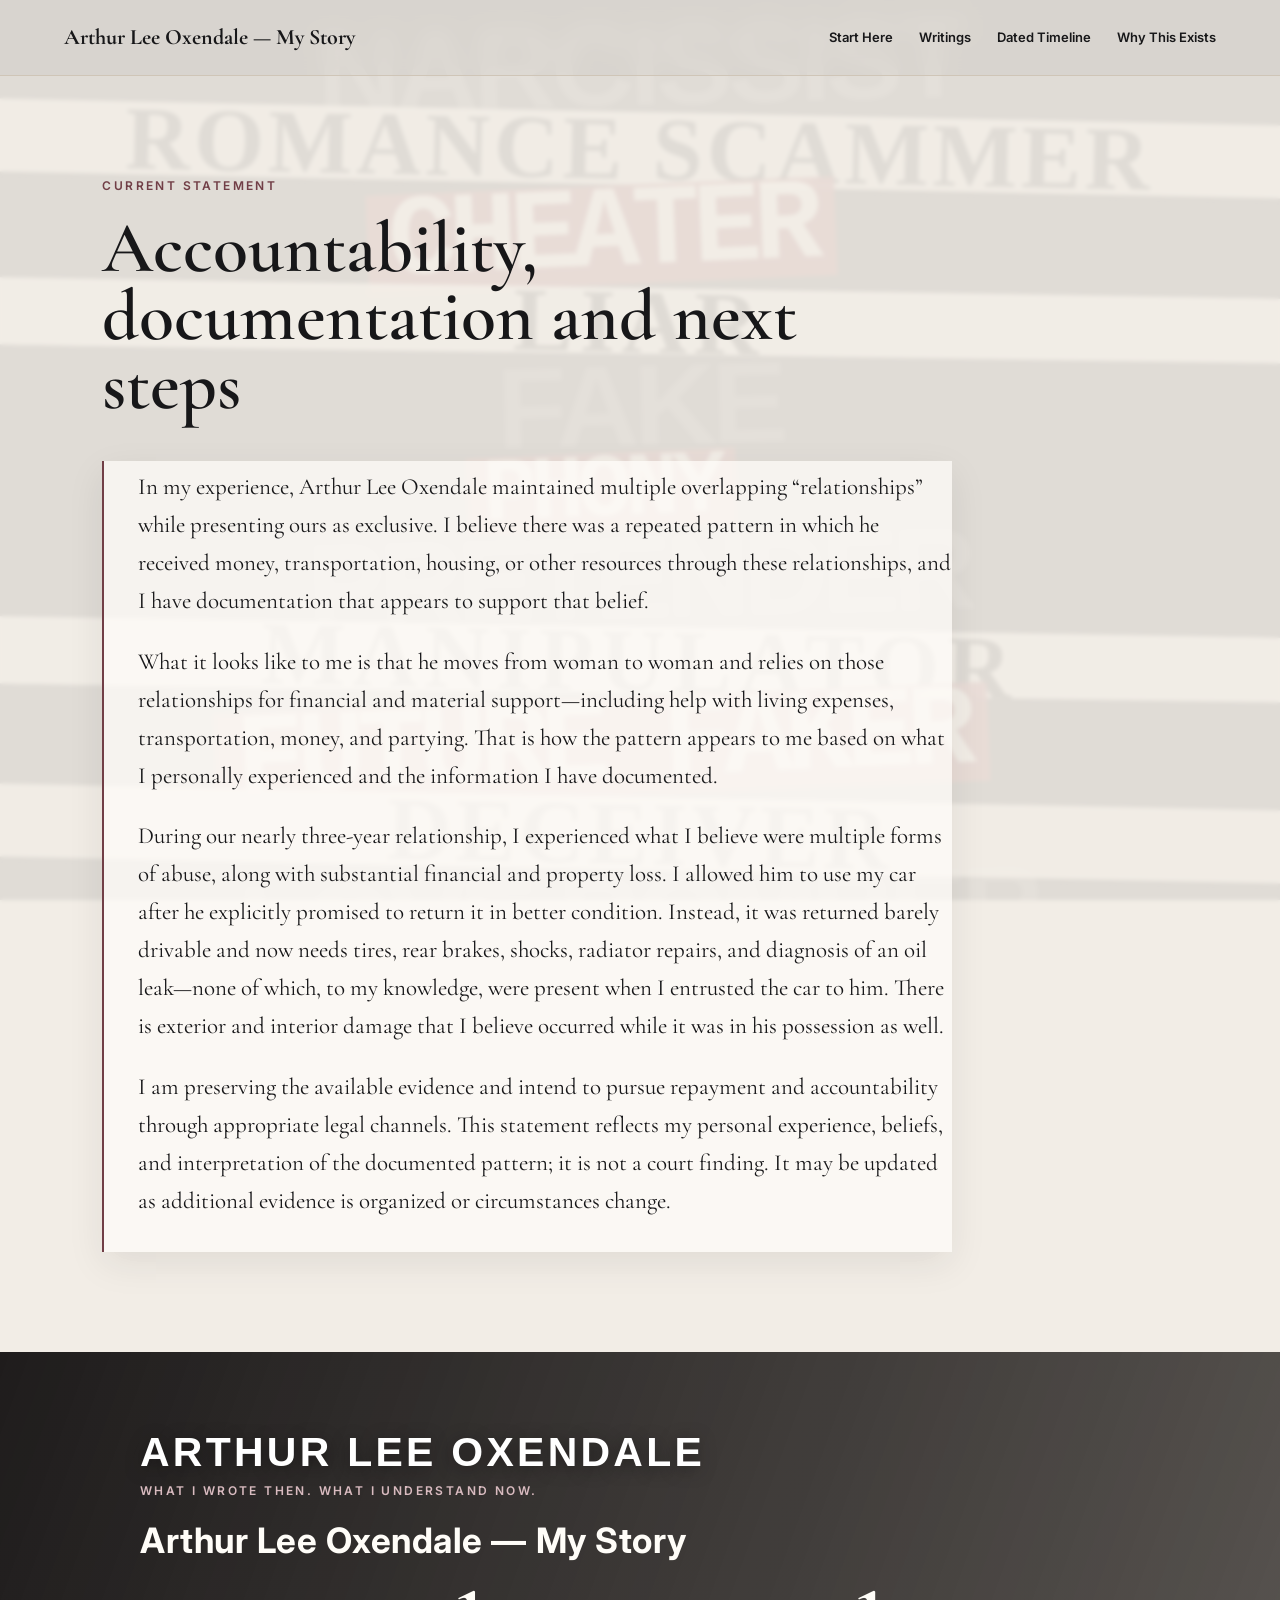
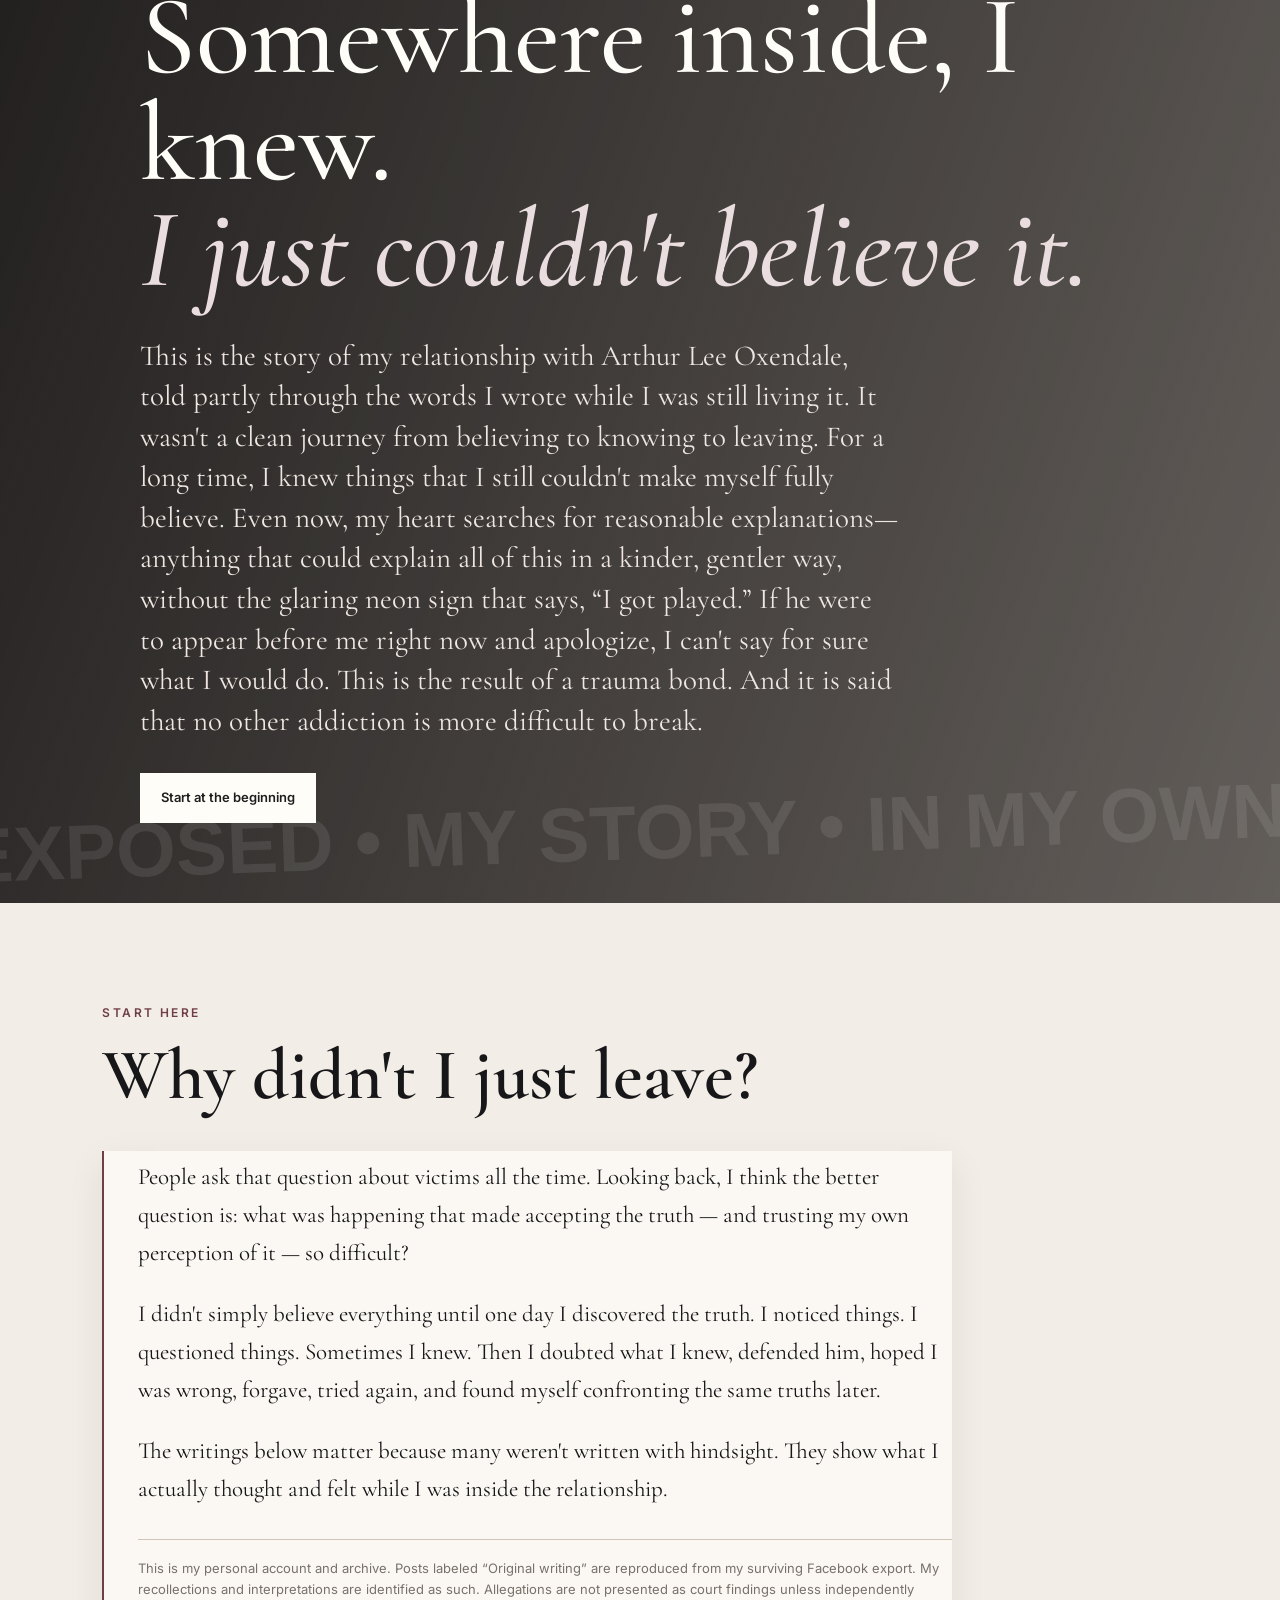
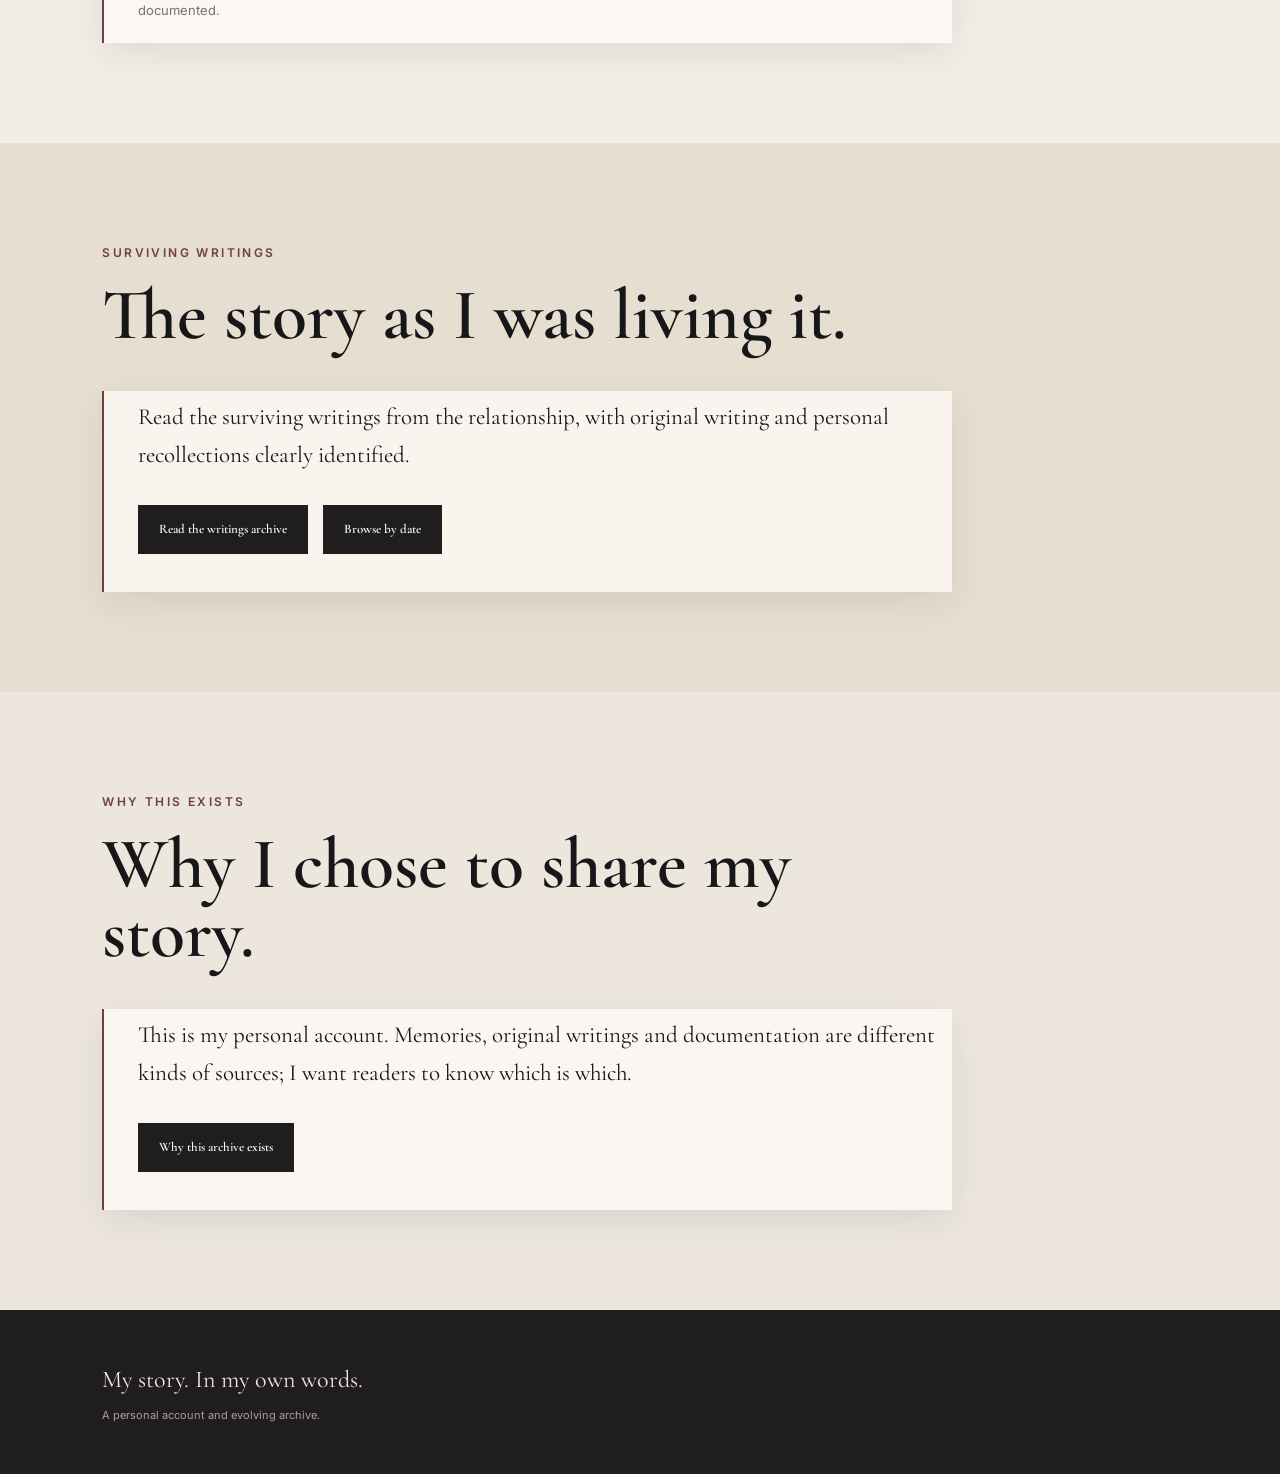
<file: index.html>
<!doctype html><html lang="en"><head><meta charset="utf-8"><meta name="viewport" content="width=device-width,initial-scale=1"><meta name="description" content="A first-person relationship story involving Arthur Lee Oxendale, with links to dated writings and clearly labeled personal recollections."><meta name="robots" content="index,follow,max-image-preview:large"><link rel="canonical" href="https://arthurleeoxendale.xyz/"><meta property="og:type" content="website"><meta property="og:title" content="Arthur Lee Oxendale — My Story, in My Own Words"><meta property="og:description" content="A first-person relationship story involving Arthur Lee Oxendale, with links to dated writings and clearly labeled personal recollections."><meta property="og:url" content="https://arthurleeoxendale.xyz/"><meta name="twitter:card" content="summary"><title>Arthur Lee Oxendale — My Story, in My Own Words</title><script type="application/ld+json">{"@context":"https://schema.org","@type":"WebPage","name":"Arthur Lee Oxendale — My Story, in My Own Words","url":"https://arthurleeoxendale.xyz/","description":"A first-person relationship story involving Arthur Lee Oxendale, with links to dated writings and clearly labeled personal recollections.","inLanguage":"en-US","dateModified":"2026-11-08","author":{"@type":"Person","name":"Jana Parsons"},"isPartOf":{"@type":"WebSite","name":"Arthur Lee Oxendale — My Story","url":"https://arthurleeoxendale.xyz/"},"about":{"@type":"Person","name":"Arthur Lee Oxendale"}}</script><link rel="preconnect" href="https://fonts.googleapis.com"><link rel="preconnect" href="https://fonts.gstatic.com" crossorigin><link href="https://fonts.googleapis.com/css2?family=Cormorant+Garamond:wght@500;600;700&family=Inter:wght@400;500;600&display=swap" rel="stylesheet"><link rel="stylesheet" href="styles.css"><script defer src="https://traffic-source-production-caaa.up.railway.app/t.js" data-site="1"></script></head><body><a class="skip-link" href="#content">Skip to main content</a><div class="word-wall" aria-hidden="true"><span>NARCISSIST</span><span>ROMANCE SCAMMER</span><span>CHEATER</span><span>LIAR</span><span>FAKE</span><span>PHONY</span><span>PRETENDER</span><span>MANIPULATOR</span><span>FUTURE FAKER</span><span>DECEIVER</span><span>LOVE BOMBER</span><span>CON ARTIST</span></div><header class="site-header"><a class="brand" href="index.html">Arthur Lee Oxendale — My Story</a><nav aria-label="Primary navigation"><a href="index.html#story">Start Here</a><a href="writings.html">Writings</a><a href="timeline.html">Dated Timeline</a><a href="about.html">Why This Exists</a></nav></header><main id="content"><section id="current-statement" class="section"><div class="section-heading"><p class="eyebrow">Current Statement</p><h2>Accountability, documentation and next steps</h2></div><div class="prose-card"><p>In my experience, Arthur Lee Oxendale maintained multiple overlapping “relationships” while presenting ours as exclusive. I believe there was a repeated pattern in which he received money, transportation, housing, or other resources through these relationships, and I have documentation that appears to support that belief.</p><p>What it looks like to me is that he moves from woman to woman and relies on those relationships for financial and material support—including help with living expenses, transportation, money, and partying. That is how the pattern appears to me based on what I personally experienced and the information I have documented.</p><p>During our nearly three-year relationship, I experienced what I believe were multiple forms of abuse, along with substantial financial and property loss. I allowed him to use my car after he explicitly promised to return it in better condition. Instead, it was returned barely drivable and now needs tires, rear brakes, shocks, radiator repairs, and diagnosis of an oil leak—none of which, to my knowledge, were present when I entrusted the car to him. There is exterior and interior damage that I believe occurred while it was in his possession as well.</p><p>I am preserving the available evidence and intend to pursue repayment and accountability through appropriate legal channels. This statement reflects my personal experience, beliefs, and interpretation of the documented pattern; it is not a court finding. It may be updated as additional evidence is organized or circumstances change.</p></div></section><section class="hero"><div class="hero-inner"><p class="subject-name">Arthur Lee Oxendale</p><p class="eyebrow">What I wrote then. What I understand now.</p><h1><span class="hero-h1-prefix">Arthur Lee Oxendale — My Story</span>Somewhere inside, I knew.<br><span>I just couldn't believe it.</span></h1><p class="hero-copy">This is the story of my relationship with Arthur Lee Oxendale, told partly through the words I wrote while I was still living it. It wasn't a clean journey from believing to knowing to leaving. For a long time, I knew things that I still couldn't make myself fully believe. Even now, my heart searches for reasonable explanations—anything that could explain all of this in a kinder, gentler way, without the glaring neon sign that says, “I got played.” If he were to appear before me right now and apologize, I can't say for sure what I would do. This is the result of a trauma bond. And it is said that no other addiction is more difficult to break.</p><div class="hero-actions"><a class="button primary" href="writings.html#first-writing">Start at the beginning</a></div></div></section><section id="story" class="section"><div class="section-heading"><p class="eyebrow">Start Here</p><h2>Why didn't I just leave?</h2></div><div class="prose-card"><p>People ask that question about victims all the time. Looking back, I think the better question is: what was happening that made accepting the truth — and trusting my own perception of it — so difficult?</p><p>I didn't simply believe everything until one day I discovered the truth. I noticed things. I questioned things. Sometimes I knew. Then I doubted what I knew, defended him, hoped I was wrong, forgave, tried again, and found myself confronting the same truths later.</p><p>The writings below matter because many weren't written with hindsight. They show what I actually thought and felt while I was inside the relationship.</p><p class="note">This is my personal account and archive. Posts labeled “Original writing” are reproduced from my surviving Facebook export. My recollections and interpretations are identified as such. Allegations are not presented as court findings unless independently documented.</p></div></section><section id="archive" class="section alt-section"><div class="section-heading"><p class="eyebrow">Surviving Writings</p><h2>The story as I was living it.</h2></div><div class="prose-card"><p>Read the surviving writings from the relationship, with original writing and personal recollections clearly identified.</p><p><a class="button section-button" href="writings.html">Read the writings archive</a> <a class="button section-button" href="timeline.html">Browse by date</a></p></div></section><section id="why" class="section about-section"><div class="section-heading"><p class="eyebrow">Why This Exists</p><h2>Why I chose to share my story.</h2></div><div class="prose-card"><p>This is my personal account. Memories, original writings and documentation are different kinds of sources; I want readers to know which is which.</p><p><a class="button section-button" href="about.html">Why this archive exists</a></p></div></section></main><footer><p>My story. In my own words.</p><p class="footer-small">A personal account and evolving archive.</p></footer></body></html>
</file>
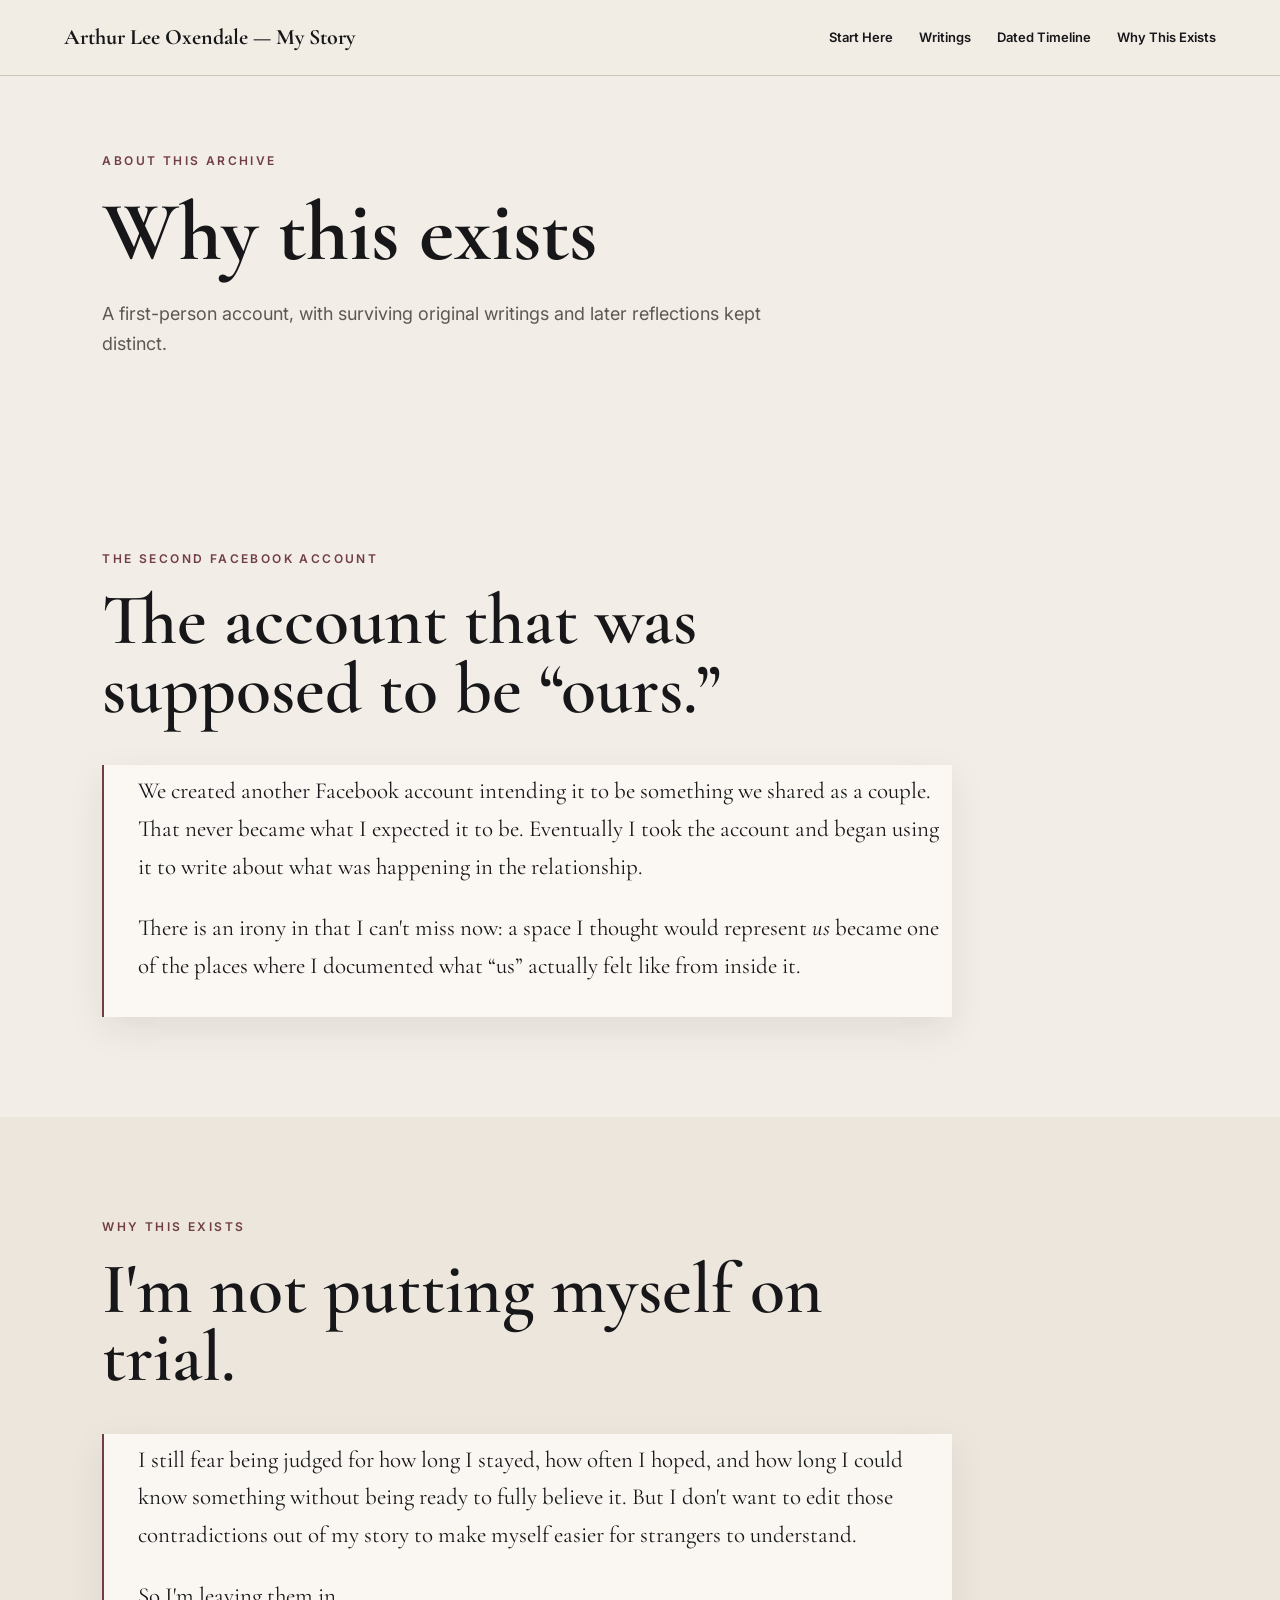
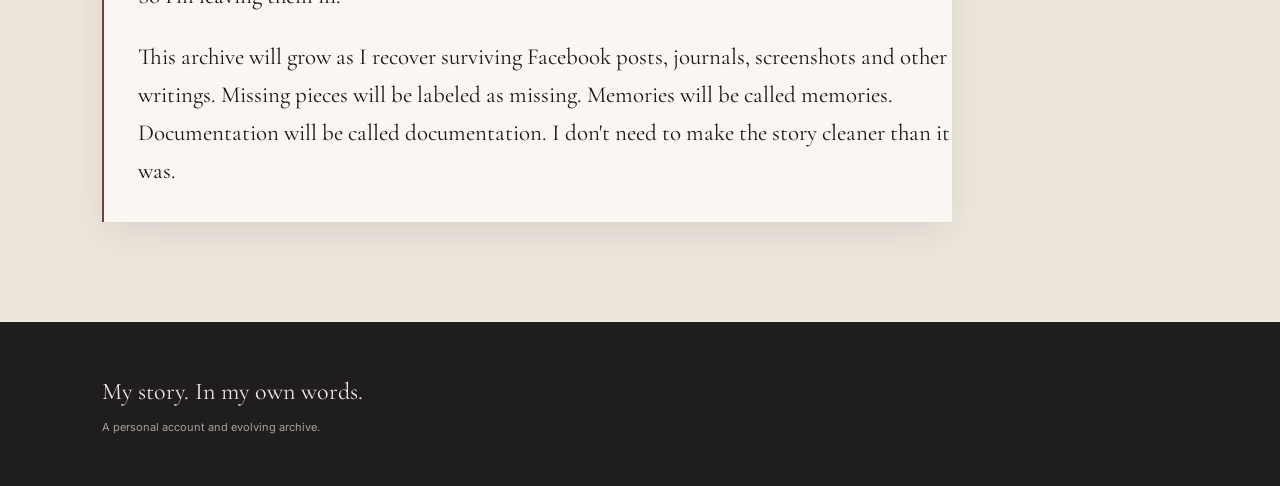
<file: about.html>
<!doctype html><html lang="en"><head><meta charset="utf-8"><meta name="viewport" content="width=device-width,initial-scale=1"><meta name="description" content="Why I am preserving my relationship story and surviving writings, and how this first-person archive distinguishes memories, documents and allegations."><meta name="robots" content="index,follow,max-image-preview:large"><link rel="canonical" href="https://arthurleeoxendale.xyz/about.html"><meta property="og:type" content="website"><meta property="og:title" content="Why This Archive Exists | Arthur Lee Oxendale — My Story"><meta property="og:description" content="Why I am preserving my relationship story and surviving writings, and how this first-person archive distinguishes memories, documents and allegations."><meta property="og:url" content="https://arthurleeoxendale.xyz/about.html"><meta name="twitter:card" content="summary"><title>Why This Archive Exists | Arthur Lee Oxendale — My Story</title><script type="application/ld+json">{"@context":"https://schema.org","@type":"AboutPage","name":"Why This Archive Exists | Arthur Lee Oxendale — My Story","url":"https://arthurleeoxendale.xyz/about.html","description":"Why I am preserving my relationship story and surviving writings, and how this first-person archive distinguishes memories, documents and allegations.","inLanguage":"en-US","dateModified":"2026-11-08","author":{"@type":"Person","name":"Jana Parsons"},"isPartOf":{"@type":"WebSite","name":"Arthur Lee Oxendale — My Story","url":"https://arthurleeoxendale.xyz/"},"about":{"@type":"Person","name":"Arthur Lee Oxendale"}}</script><link rel="preconnect" href="https://fonts.googleapis.com"><link rel="preconnect" href="https://fonts.gstatic.com" crossorigin><link href="https://fonts.googleapis.com/css2?family=Cormorant+Garamond:wght@500;600;700&family=Inter:wght@400;500;600&display=swap" rel="stylesheet"><link rel="stylesheet" href="styles.css"><script defer src="https://traffic-source-production-caaa.up.railway.app/t.js" data-site="1"></script></head><body><a class="skip-link" href="#content">Skip to main content</a><header class="site-header"><a class="brand" href="index.html">Arthur Lee Oxendale — My Story</a><nav aria-label="Primary navigation"><a href="index.html#story">Start Here</a><a href="writings.html">Writings</a><a href="timeline.html">Dated Timeline</a><a href="about.html">Why This Exists</a></nav></header><main id="content"><section class="section page-opening"><div class="section-heading"><p class="eyebrow">About This Archive</p><h1>Why this exists</h1><p>A first-person account, with surviving original writings and later reflections kept distinct.</p></div></section><section class="section"><div class="section-heading"><p class="eyebrow">The Second Facebook Account</p><h2>The account that was supposed to be “ours.”</h2></div><div class="prose-card"><p>We created another Facebook account intending it to be something we shared as a couple. That never became what I expected it to be. Eventually I took the account and began using it to write about what was happening in the relationship.</p><p>There is an irony in that I can't miss now: a space I thought would represent <em>us</em> became one of the places where I documented what “us” actually felt like from inside it.</p></div></section><section id="why" class="section about-section"><div class="section-heading"><p class="eyebrow">Why This Exists</p><h2>I'm not putting myself on trial.</h2></div><div class="prose-card"><p>I still fear being judged for how long I stayed, how often I hoped, and how long I could know something without being ready to fully believe it. But I don't want to edit those contradictions out of my story to make myself easier for strangers to understand.</p><p>So I'm leaving them in.</p><p>This archive will grow as I recover surviving Facebook posts, journals, screenshots and other writings. Missing pieces will be labeled as missing. Memories will be called memories. Documentation will be called documentation. I don't need to make the story cleaner than it was.</p></div></section></main><footer><p>My story. In my own words.</p><p class="footer-small">A personal account and evolving archive.</p></footer></body></html>
</file>
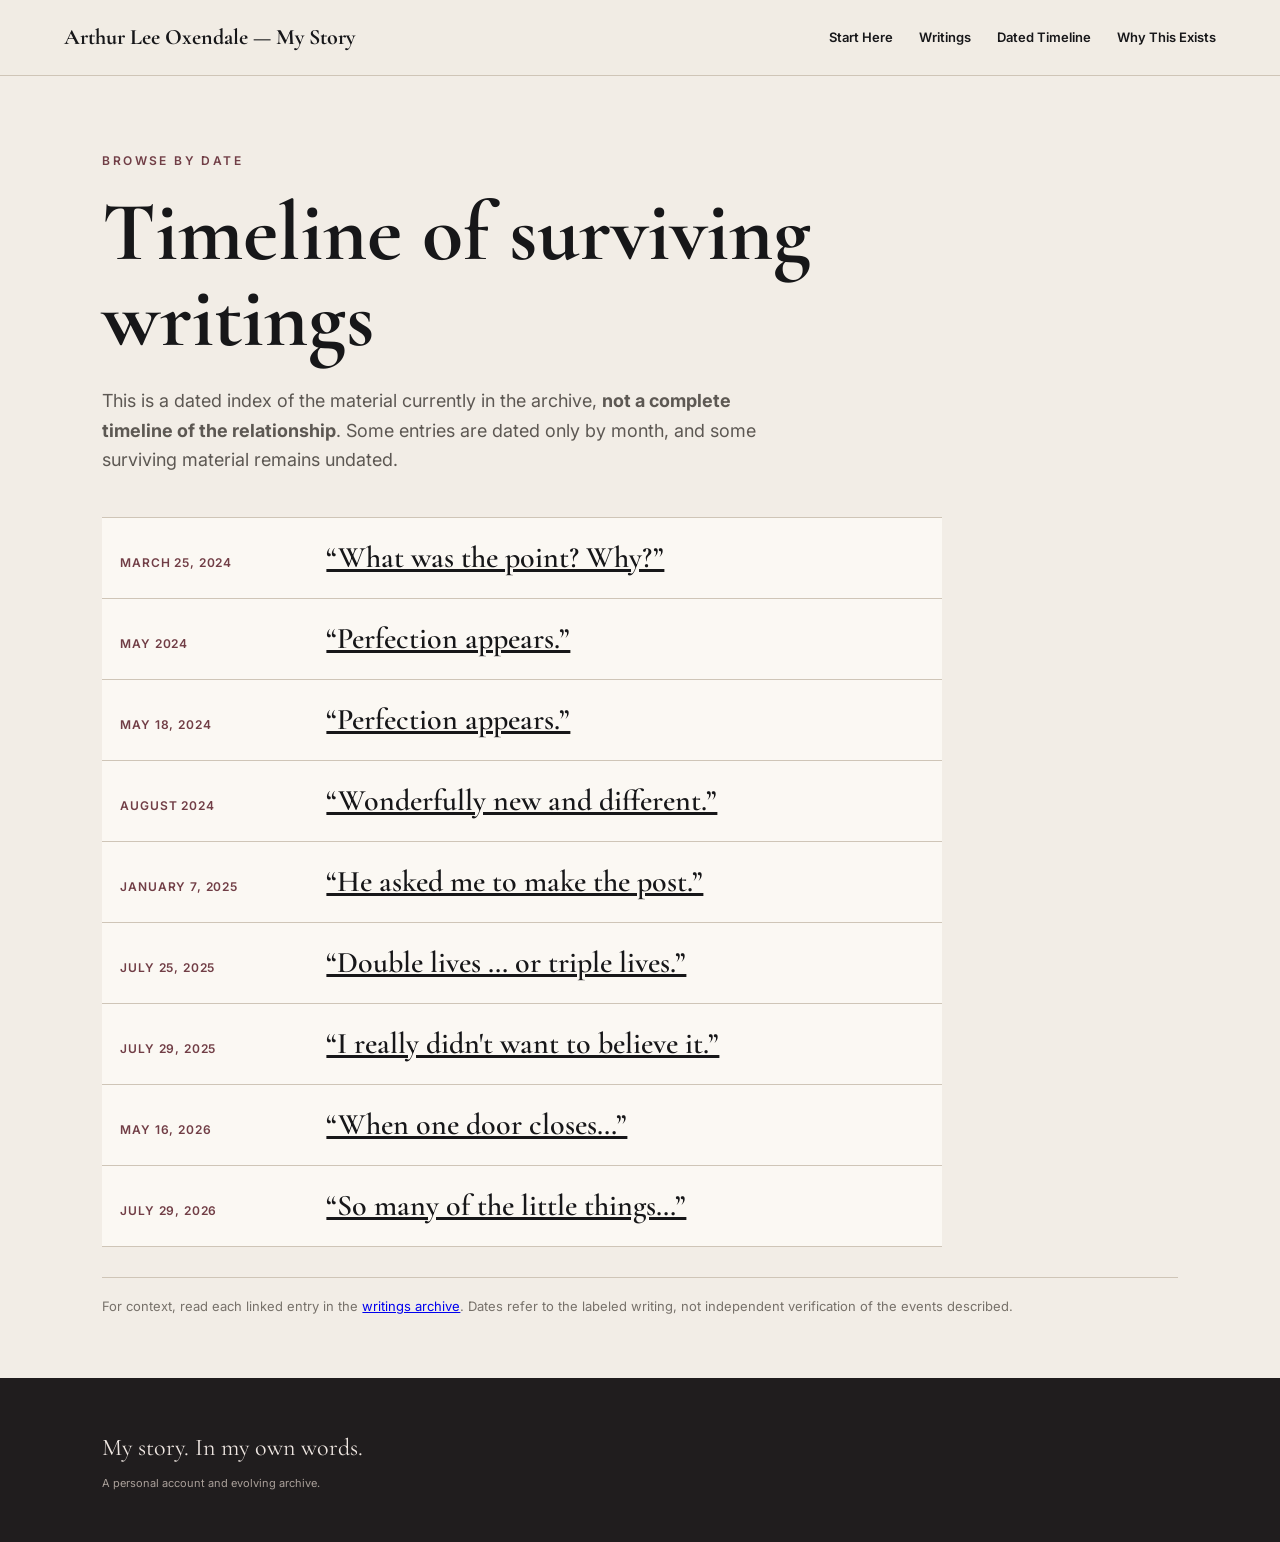
<file: timeline.html>
<!doctype html><html lang="en"><head><meta charset="utf-8"><meta name="viewport" content="width=device-width,initial-scale=1"><meta name="description" content="A chronological index of dated surviving writings relating to my relationship with Arthur Lee Oxendale, with links to the original archive."><meta name="robots" content="index,follow,max-image-preview:large"><link rel="canonical" href="https://arthurleeoxendale.xyz/timeline.html"><meta property="og:type" content="website"><meta property="og:title" content="Dated Writings Timeline | Arthur Lee Oxendale — My Story"><meta property="og:description" content="A chronological index of dated surviving writings relating to my relationship with Arthur Lee Oxendale, with links to the original archive."><meta property="og:url" content="https://arthurleeoxendale.xyz/timeline.html"><meta name="twitter:card" content="summary"><title>Dated Writings Timeline | Arthur Lee Oxendale — My Story</title><script type="application/ld+json">{"@context":"https://schema.org","@type":"CollectionPage","name":"Dated Writings Timeline | Arthur Lee Oxendale — My Story","url":"https://arthurleeoxendale.xyz/timeline.html","description":"A chronological index of dated surviving writings relating to my relationship with Arthur Lee Oxendale, with links to the original archive.","inLanguage":"en-US","dateModified":"2026-11-08","author":{"@type":"Person","name":"Jana Parsons"},"isPartOf":{"@type":"WebSite","name":"Arthur Lee Oxendale — My Story","url":"https://arthurleeoxendale.xyz/"},"about":{"@type":"Person","name":"Arthur Lee Oxendale"}}</script><link rel="preconnect" href="https://fonts.googleapis.com"><link rel="preconnect" href="https://fonts.gstatic.com" crossorigin><link href="https://fonts.googleapis.com/css2?family=Cormorant+Garamond:wght@500;600;700&family=Inter:wght@400;500;600&display=swap" rel="stylesheet"><link rel="stylesheet" href="styles.css"><script defer src="https://traffic-source-production-caaa.up.railway.app/t.js" data-site="1"></script></head><body><a class="skip-link" href="#content">Skip to main content</a><header class="site-header"><a class="brand" href="index.html">Arthur Lee Oxendale — My Story</a><nav aria-label="Primary navigation"><a href="index.html#story">Start Here</a><a href="writings.html">Writings</a><a href="timeline.html">Dated Timeline</a><a href="about.html">Why This Exists</a></nav></header><main id="content"><section class="section page-opening"><div class="section-heading"><p class="eyebrow">Browse by Date</p><h1>Timeline of surviving writings</h1><p>This is a dated index of the material currently in the archive, <strong>not a complete timeline of the relationship</strong>. Some entries are dated only by month, and some surviving material remains undated.</p></div><ol class="timeline-list"><li><time datetime="2024-03-25">MARCH 25, 2024</time><a href="writings.html#writing-march-25-2024">“What was the point? Why?”</a></li><li><time datetime="2024-05">MAY 2024</time><a href="writings.html#first-writing">“Perfection appears.”</a></li><li><time datetime="2024-05-18">MAY 18, 2024</time><a href="writings.html#writing-may-18-2024">“Perfection appears.”</a></li><li><time datetime="2024-08">AUGUST 2024</time><a href="writings.html#writing-august-2024">“Wonderfully new and different.”</a></li><li><time datetime="2025-01-07">JANUARY 7, 2025</time><a href="writings.html#writing-january-7-2025">“He asked me to make the post.”</a></li><li><time datetime="2025-07-25">JULY 25, 2025</time><a href="writings.html#writing-july-25-2025">“Double lives … or triple lives.”</a></li><li><time datetime="2025-07-29">JULY 29, 2025</time><a href="writings.html#writing-july-29-2025">“I really didn't want to believe it.”</a></li><li><time datetime="2026-05-16">MAY 16, 2026</time><a href="writings.html#writing-may-16-2026">“When one door closes…”</a></li><li><time datetime="2026-07-29">JULY 29, 2026</time><a href="writings.html#writing-july-29-2026">“So many of the little things…”</a></li></ol><p class="note">For context, read each linked entry in the <a href="writings.html">writings archive</a>. Dates refer to the labeled writing, not independent verification of the events described.</p></section></main><footer><p>My story. In my own words.</p><p class="footer-small">A personal account and evolving archive.</p></footer></body></html>
</file>
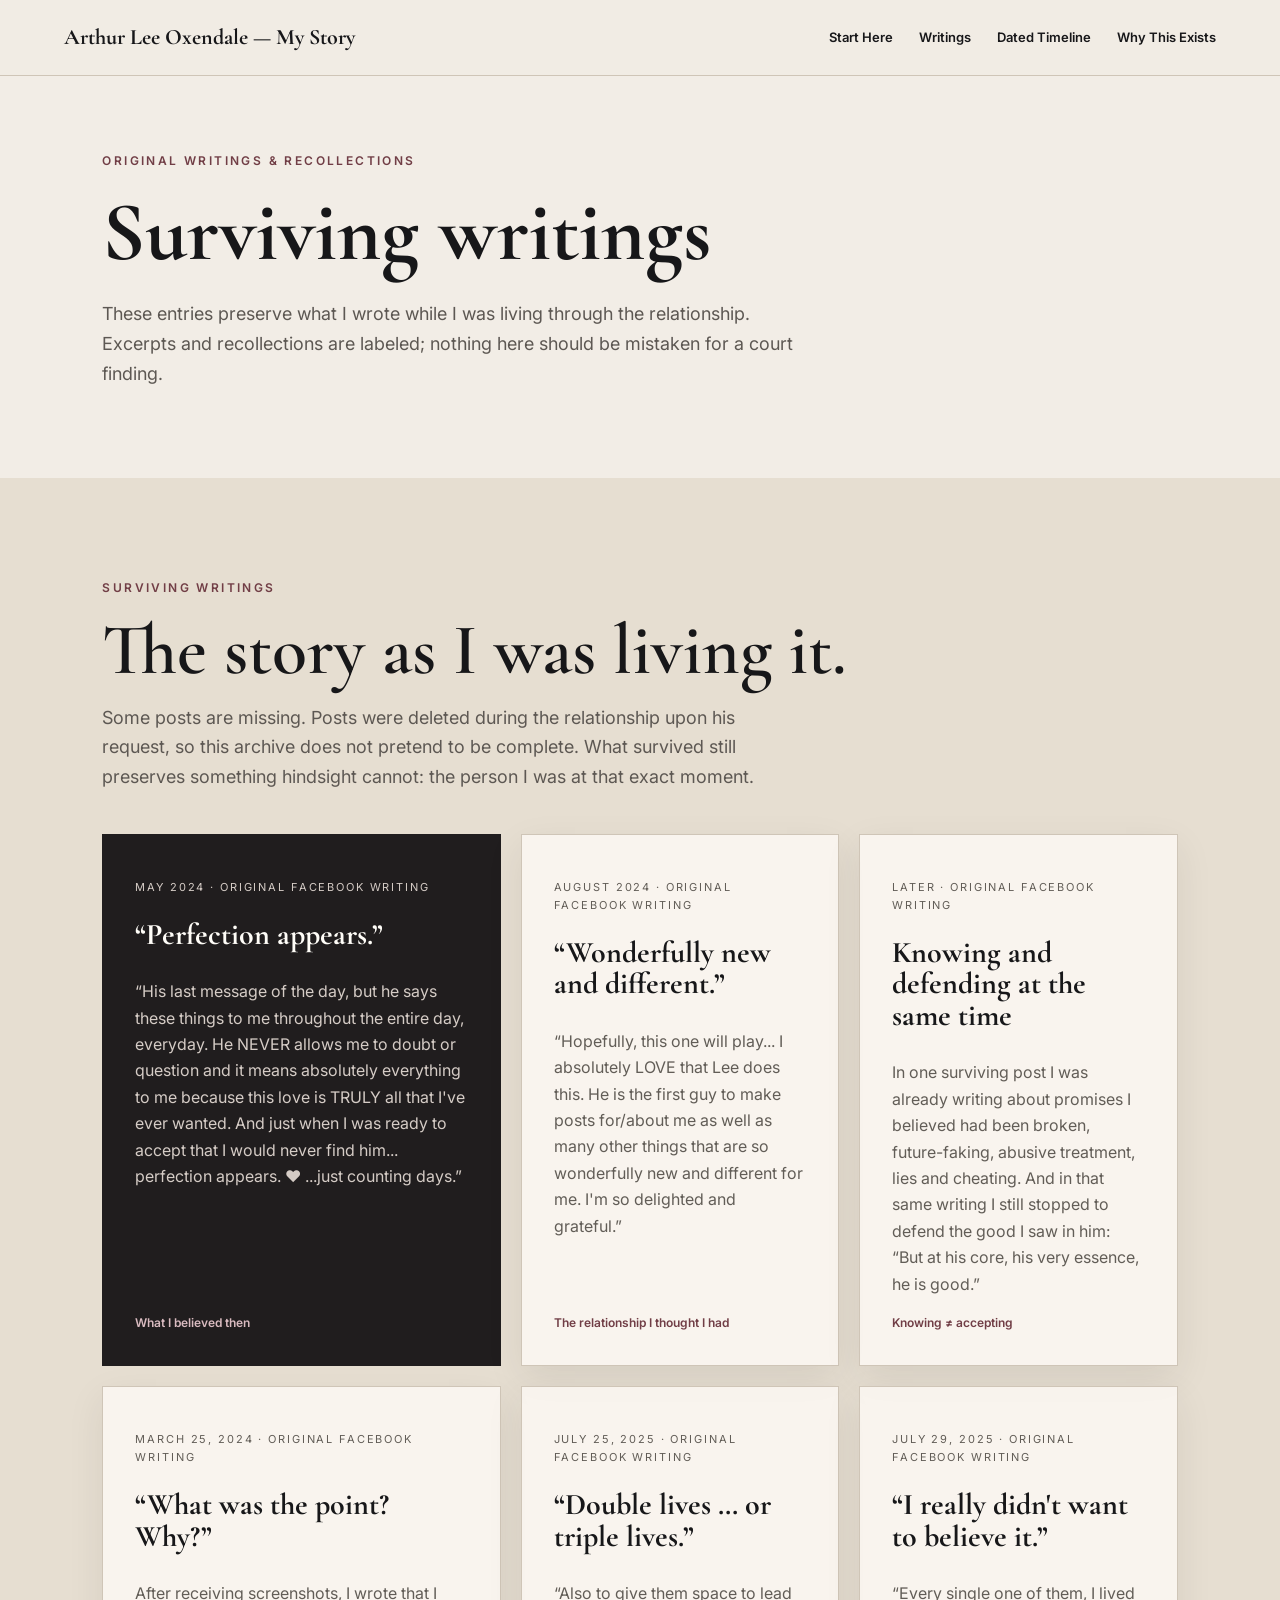
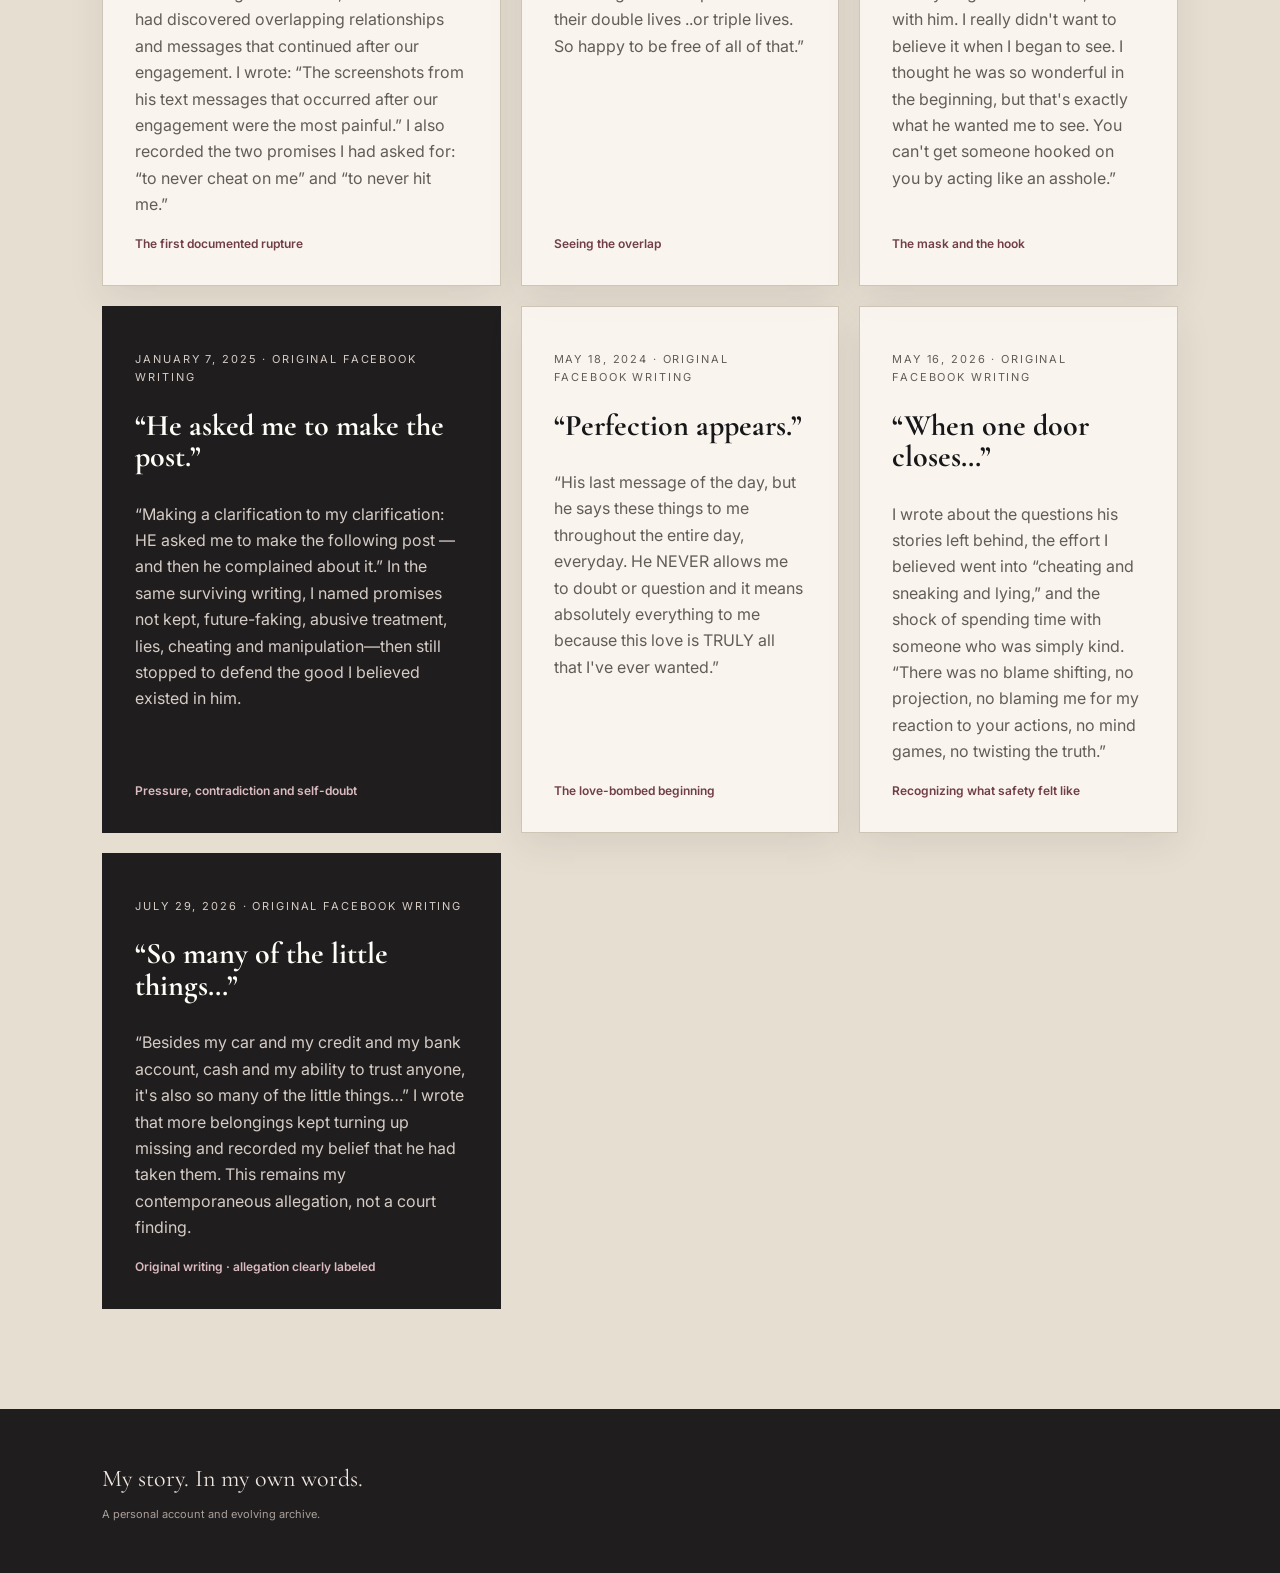
<file: writings.html>
<!doctype html><html lang="en"><head><meta charset="utf-8"><meta name="viewport" content="width=device-width,initial-scale=1"><meta name="description" content="An archive of surviving Facebook writings about my relationship with Arthur Lee Oxendale, labeled by date and distinguished from later recollections."><meta name="robots" content="index,follow,max-image-preview:large"><link rel="canonical" href="https://arthurleeoxendale.xyz/writings.html"><meta property="og:type" content="website"><meta property="og:title" content="Surviving Writings | Arthur Lee Oxendale — My Story"><meta property="og:description" content="An archive of surviving Facebook writings about my relationship with Arthur Lee Oxendale, labeled by date and distinguished from later recollections."><meta property="og:url" content="https://arthurleeoxendale.xyz/writings.html"><meta name="twitter:card" content="summary"><title>Surviving Writings | Arthur Lee Oxendale — My Story</title><script type="application/ld+json">{"@context":"https://schema.org","@type":"CollectionPage","name":"Surviving Writings | Arthur Lee Oxendale — My Story","url":"https://arthurleeoxendale.xyz/writings.html","description":"An archive of surviving Facebook writings about my relationship with Arthur Lee Oxendale, labeled by date and distinguished from later recollections.","inLanguage":"en-US","dateModified":"2026-11-08","author":{"@type":"Person","name":"Jana Parsons"},"isPartOf":{"@type":"WebSite","name":"Arthur Lee Oxendale — My Story","url":"https://arthurleeoxendale.xyz/"},"about":{"@type":"Person","name":"Arthur Lee Oxendale"}}</script><link rel="preconnect" href="https://fonts.googleapis.com"><link rel="preconnect" href="https://fonts.gstatic.com" crossorigin><link href="https://fonts.googleapis.com/css2?family=Cormorant+Garamond:wght@500;600;700&family=Inter:wght@400;500;600&display=swap" rel="stylesheet"><link rel="stylesheet" href="styles.css"><script defer src="https://traffic-source-production-caaa.up.railway.app/t.js" data-site="1"></script></head><body><a class="skip-link" href="#content">Skip to main content</a><header class="site-header"><a class="brand" href="index.html">Arthur Lee Oxendale — My Story</a><nav aria-label="Primary navigation"><a href="index.html#story">Start Here</a><a href="writings.html">Writings</a><a href="timeline.html">Dated Timeline</a><a href="about.html">Why This Exists</a></nav></header><main id="content"><section class="section page-opening"><div class="section-heading"><p class="eyebrow">Original Writings &amp; Recollections</p><h1>Surviving writings</h1><p>These entries preserve what I wrote while I was living through the relationship. Excerpts and recollections are labeled; nothing here should be mistaken for a court finding.</p></div></section><section id="archive" class="section alt-section"><div class="section-heading"><p class="eyebrow">Surviving Writings</p><h2>The story as I was living it.</h2><p>Some posts are missing. Posts were deleted during the relationship upon his request, so this archive does not pretend to be complete. What survived still preserves something hindsight cannot: the person I was at that exact moment.</p></div><div class="blog-grid"><article id="first-writing" class="blog-card featured"><p class="post-type">MAY 2024 · ORIGINAL FACEBOOK WRITING</p><h3>“Perfection appears.”</h3><p>“His last message of the day, but he says these things to me throughout the entire day, everyday. He NEVER allows me to doubt or question and it means absolutely everything to me because this love is TRULY all that I've ever wanted. And just when I was ready to accept that I would never find him... perfection appears. ❤️ ...just counting days.”</p><span class="coming">What I believed then</span></article><article id="writing-august-2024" class="blog-card"><p class="post-type">AUGUST 2024 · ORIGINAL FACEBOOK WRITING</p><h3>“Wonderfully new and different.”</h3><p>“Hopefully, this one will play... I absolutely LOVE that Lee does this. He is the first guy to make posts for/about me as well as many other things that are so wonderfully new and different for me. I'm so delighted and grateful.”</p><span class="coming">The relationship I thought I had</span></article><article id="writing-later" class="blog-card"><p class="post-type">LATER · ORIGINAL FACEBOOK WRITING</p><h3>Knowing and defending at the same time</h3><p>In one surviving post I was already writing about promises I believed had been broken, future-faking, abusive treatment, lies and cheating. And in that same writing I still stopped to defend the good I saw in him: “But at his core, his very essence, he is good.”</p><span class="coming">Knowing ≠ accepting</span></article>
<article id="writing-march-25-2024" class="blog-card"><p class="post-type">MARCH 25, 2024 · ORIGINAL FACEBOOK WRITING</p><h3>“What was the point? Why?”</h3><p>After receiving screenshots, I wrote that I had discovered overlapping relationships and messages that continued after our engagement. I wrote: “The screenshots from his text messages that occurred after our engagement were the most painful.” I also recorded the two promises I had asked for: “to never cheat on me” and “to never hit me.”</p><span class="coming">The first documented rupture</span></article>
<article id="writing-july-25-2025" class="blog-card"><p class="post-type">JULY 25, 2025 · ORIGINAL FACEBOOK WRITING</p><h3>“Double lives … or triple lives.”</h3><p>“Also to give them space to lead their double lives ..or triple lives. So happy to be free of all of that.”</p><span class="coming">Seeing the overlap</span></article>
<article id="writing-july-29-2025" class="blog-card"><p class="post-type">JULY 29, 2025 · ORIGINAL FACEBOOK WRITING</p><h3>“I really didn't want to believe it.”</h3><p>“Every single one of them, I lived with him. I really didn't want to believe it when I began to see. I thought he was so wonderful in the beginning, but that's exactly what he wanted me to see. You can't get someone hooked on you by acting like an asshole.”</p><span class="coming">The mask and the hook</span></article>
<article id="writing-january-7-2025" class="blog-card featured"><p class="post-type">JANUARY 7, 2025 · ORIGINAL FACEBOOK WRITING</p><h3>“He asked me to make the post.”</h3><p>“Making a clarification to my clarification: HE asked me to make the following post — and then he complained about it.” In the same surviving writing, I named promises not kept, future-faking, abusive treatment, lies, cheating and manipulation—then still stopped to defend the good I believed existed in him.</p><span class="coming">Pressure, contradiction and self-doubt</span></article>
<article id="writing-may-18-2024" class="blog-card"><p class="post-type">MAY 18, 2024 · ORIGINAL FACEBOOK WRITING</p><h3>“Perfection appears.”</h3><p>“His last message of the day, but he says these things to me throughout the entire day, everyday. He NEVER allows me to doubt or question and it means absolutely everything to me because this love is TRULY all that I've ever wanted.”</p><span class="coming">The love-bombed beginning</span></article>
<article id="writing-may-16-2026" class="blog-card"><p class="post-type">MAY 16, 2026 · ORIGINAL FACEBOOK WRITING</p><h3>“When one door closes…”</h3><p>I wrote about the questions his stories left behind, the effort I believed went into “cheating and sneaking and lying,” and the shock of spending time with someone who was simply kind. “There was no blame shifting, no projection, no blaming me for my reaction to your actions, no mind games, no twisting the truth.”</p><span class="coming">Recognizing what safety felt like</span></article>
<article id="writing-july-29-2026" class="blog-card featured"><p class="post-type">JULY 29, 2026 · ORIGINAL FACEBOOK WRITING</p><h3>“So many of the little things…”</h3><p>“Besides my car and my credit and my bank account, cash and my ability to trust anyone, it's also so many of the little things…” I wrote that more belongings kept turning up missing and recorded my belief that he had taken them. This remains my contemporaneous allegation, not a court finding.</p><span class="coming">Original writing · allegation clearly labeled</span></article></div></section></main><footer><p>My story. In my own words.</p><p class="footer-small">A personal account and evolving archive.</p></footer></body></html>
</file>
<file: styles.css>
:root{--ink:#171719;--paper:#f4f0e9;--cream:#e8dfd2;--muted:#77716a;--line:#cfc5b7;--accent:#713e46;--dark:#201d1e;--white:#fffdf8}*{box-sizing:border-box}html{scroll-behavior:smooth}body{margin:0;background:var(--paper);color:var(--ink);font-family:Inter,system-ui,sans-serif;line-height:1.65}.site-header{height:76px;padding:0 clamp(22px,5vw,80px);display:flex;align-items:center;justify-content:space-between;gap:30px;background:rgba(244,240,233,.94);border-bottom:1px solid var(--line);position:sticky;top:0;z-index:10;backdrop-filter:blur(10px)}.brand{font-family:'Cormorant Garamond',serif;font-size:22px;font-weight:700;color:var(--ink);text-decoration:none}.site-header nav{display:flex;gap:26px}.site-header nav a{color:var(--ink);font-size:13px;font-weight:600;text-decoration:none}.hero{min-height:76vh;display:grid;place-items:center;padding:80px 24px;background:linear-gradient(115deg,rgba(20,17,18,.92),rgba(20,17,18,.68)),radial-gradient(circle at 80% 20%,#815661,#292225 58%,#171516);color:var(--white)}.hero-inner{width:min(100%,1000px)}.eyebrow{font-size:12px;letter-spacing:.2em;text-transform:uppercase;font-weight:600;color:var(--accent);margin:0 0 18px}.hero .eyebrow{color:#d9bbc0}.hero h1,.section h2{font-family:'Cormorant Garamond',serif;line-height:.95;margin:0}.hero h1{font-size:clamp(58px,9vw,112px);font-weight:500;max-width:1000px}.hero h1 span{font-style:italic;color:#eadde0}.hero-copy{font-family:'Cormorant Garamond',serif;font-size:clamp(21px,2.3vw,29px);line-height:1.4;max-width:760px;margin:32px 0;color:#eee6e1}.hero-actions{display:flex;gap:14px;flex-wrap:wrap}.button{display:inline-block;padding:13px 20px;text-decoration:none;border:1px solid #d5c5c4;font-size:13px;font-weight:600}.button.primary{background:var(--white);color:var(--dark);border-color:var(--white)}.button.ghost{color:var(--white)}.section{padding:100px clamp(24px,8vw,130px)}.section-heading{max-width:800px;margin-bottom:42px}.section h2{font-size:clamp(44px,6vw,72px);font-weight:600}.section-heading>p:last-child:not(.eyebrow){font-size:18px;max-width:700px;color:#5d5853}.prose-card{max-width:850px;border-left:2px solid var(--accent);padding:8px 0 8px 34px;font-family:'Cormorant Garamond',serif;font-size:23px}.prose-card p:first-child{margin-top:0}.note{font-family:Inter,sans-serif;font-size:13px;color:var(--muted);border-top:1px solid var(--line);padding-top:18px;margin-top:30px}.alt-section{background:var(--cream)}.timeline-preview{display:grid;grid-template-columns:repeat(3,1fr);gap:1px;background:#b9afa2;border:1px solid #b9afa2}.timeline-preview article{background:var(--paper);padding:34px}.timeline-preview span{font-family:'Cormorant Garamond',serif;font-size:40px;color:var(--accent)}.timeline-preview h3,.blog-card h3{font-family:'Cormorant Garamond',serif;font-size:30px;line-height:1.05;margin:12px 0}.timeline-preview p,.blog-card p{color:#625d57}.blog-grid{display:grid;grid-template-columns:1.25fr 1fr 1fr;gap:20px}.blog-card{min-height:300px;padding:32px;border:1px solid var(--line);display:flex;flex-direction:column}.blog-card.featured{background:var(--dark);color:var(--white);border-color:var(--dark)}.blog-card.featured p{color:#d5ccc6}.post-type{font-size:11px;letter-spacing:.17em}.coming{margin-top:auto;font-size:12px;font-weight:600;color:var(--accent)}.featured .coming{color:#d9bbc0}.about-section{background:#eee8df}footer{padding:50px clamp(24px,8vw,130px);background:var(--dark);color:#eee6e1;font-family:'Cormorant Garamond',serif;font-size:24px}footer p{margin:0}.footer-small{font-family:Inter,sans-serif;font-size:11px;color:#aaa09a;margin-top:6px}@media(max-width:780px){.site-header{height:auto;padding:18px 22px;align-items:flex-start}.site-header nav{display:none}.hero{min-height:70vh}.section{padding:72px 24px}.timeline-preview,.blog-grid{grid-template-columns:1fr}.prose-card{padding-left:20px;font-size:21px}.blog-card{min-height:240px}}


/* Exposed-word collage */
body{position:relative;background:#d9d1c5}
.word-wall{position:fixed;inset:0;z-index:-1;overflow:hidden;background:#171719;display:flex;flex-direction:column;justify-content:space-around;padding:2vh 0;transform:translateZ(0)}
.word-wall span{display:block;width:112vw;margin-left:-6vw;color:#f3eee5;font-family:Impact,'Arial Black',sans-serif;font-size:clamp(48px,9vw,142px);font-weight:900;line-height:.82;letter-spacing:-.045em;text-align:center;white-space:nowrap;text-transform:uppercase;opacity:.2;transform:rotate(-1.5deg)}
.word-wall span:nth-child(2n){color:#171719;background:#e9e1d5;font-family:Georgia,serif;font-size:clamp(36px,7vw,110px);letter-spacing:.045em;opacity:.88;transform:rotate(1.2deg);box-shadow:0 4px 0 rgba(0,0,0,.28)}
.word-wall span:nth-child(3n){width:max-content;align-self:center;padding:.02em .18em;color:#eee8dc;background:#7a1820;font-family:'Courier New',monospace;letter-spacing:-.07em;opacity:.9;transform:rotate(-2.4deg)}
.word-wall span:nth-child(4n){color:#111;background:#f5f0e7;font-family:'Times New Roman',serif;letter-spacing:.08em;clip-path:polygon(0 8%,100% 0,99% 88%,1% 100%);opacity:.86}
.site-header{background:rgba(244,240,233,.88)}
.hero{position:relative;isolation:isolate;background:linear-gradient(110deg,rgba(12,10,11,.91),rgba(12,10,11,.58));overflow:hidden}
.hero:after{content:'EXPOSED  •  MY STORY  •  IN MY OWN WORDS';position:absolute;left:-3vw;right:-3vw;bottom:4vh;z-index:-1;color:rgba(255,255,255,.09);font:900 clamp(34px,6vw,82px)/.9 Impact,'Arial Black',sans-serif;white-space:nowrap;transform:rotate(-2deg)}
.section{position:relative;background:rgba(244,240,233,.91);backdrop-filter:blur(2px)}
.alt-section{background:rgba(232,223,210,.92)}
.about-section{background:rgba(238,232,223,.92)}
.prose-card,.blog-card:not(.featured){background:rgba(255,253,248,.74);box-shadow:0 12px 35px rgba(19,15,16,.08)}
@media(max-width:780px){.word-wall span{font-size:clamp(40px,15vw,84px)}.word-wall span:nth-child(2n){font-size:clamp(30px,12vw,68px)}}

.subject-name{margin:0 0 8px;color:#fff;font:900 clamp(22px,3.2vw,42px)/1 Impact,'Arial Black',sans-serif;letter-spacing:.08em;text-transform:uppercase;text-shadow:0 3px 18px rgba(0,0,0,.45)}

/* Accessibility, new pages, mobile navigation */
.skip-link{position:absolute;top:-200px;left:12px;z-index:30;background:var(--white);color:var(--ink);padding:12px 18px}.skip-link:focus{top:12px}a:focus-visible{outline:3px solid var(--accent);outline-offset:3px}section[id],article[id]{scroll-margin-top:105px}.page-opening{padding-top:75px;padding-bottom:48px}.page-opening h1{font-family:"Cormorant Garamond",serif;font-size:clamp(48px,7vw,84px);line-height:1.03;margin:0 0 24px}.page-opening .section-heading>p:last-child{font-size:18px;color:#5d5853}.hero h1 .hero-h1-prefix{display:block;font:700 clamp(20px,3vw,35px)/1.25 Inter,system-ui,sans-serif;letter-spacing:.015em;color:var(--white);font-style:normal;margin-bottom:22px}.section-button{background:var(--dark);color:var(--white);border-color:var(--dark);margin:7px 10px 7px 0}.timeline-list{max-width:840px;list-style:none;padding:0;margin:0;border-top:1px solid var(--line)}.timeline-list li{padding:22px 18px;display:grid;grid-template-columns:190px minmax(0,1fr);gap:16px;align-items:baseline;border-bottom:1px solid var(--line);background:rgba(255,253,248,.7)}.timeline-list time{font:600 12px/1.4 Inter,system-ui,sans-serif;letter-spacing:.07em;color:var(--accent)}.timeline-list a{font:600 clamp(22px,3vw,30px)/1.2 "Cormorant Garamond",serif;color:var(--ink)}@media(max-width:780px){.site-header{flex-wrap:wrap;align-items:center;gap:10px}.site-header nav{display:flex;gap:10px 18px;flex-wrap:wrap;width:100%}.site-header nav a{font-size:12px}.page-opening{padding-top:52px;padding-bottom:30px}.timeline-list li{grid-template-columns:1fr;gap:6px;padding:16px}section[id],article[id]{scroll-margin-top:145px}}
</file>
